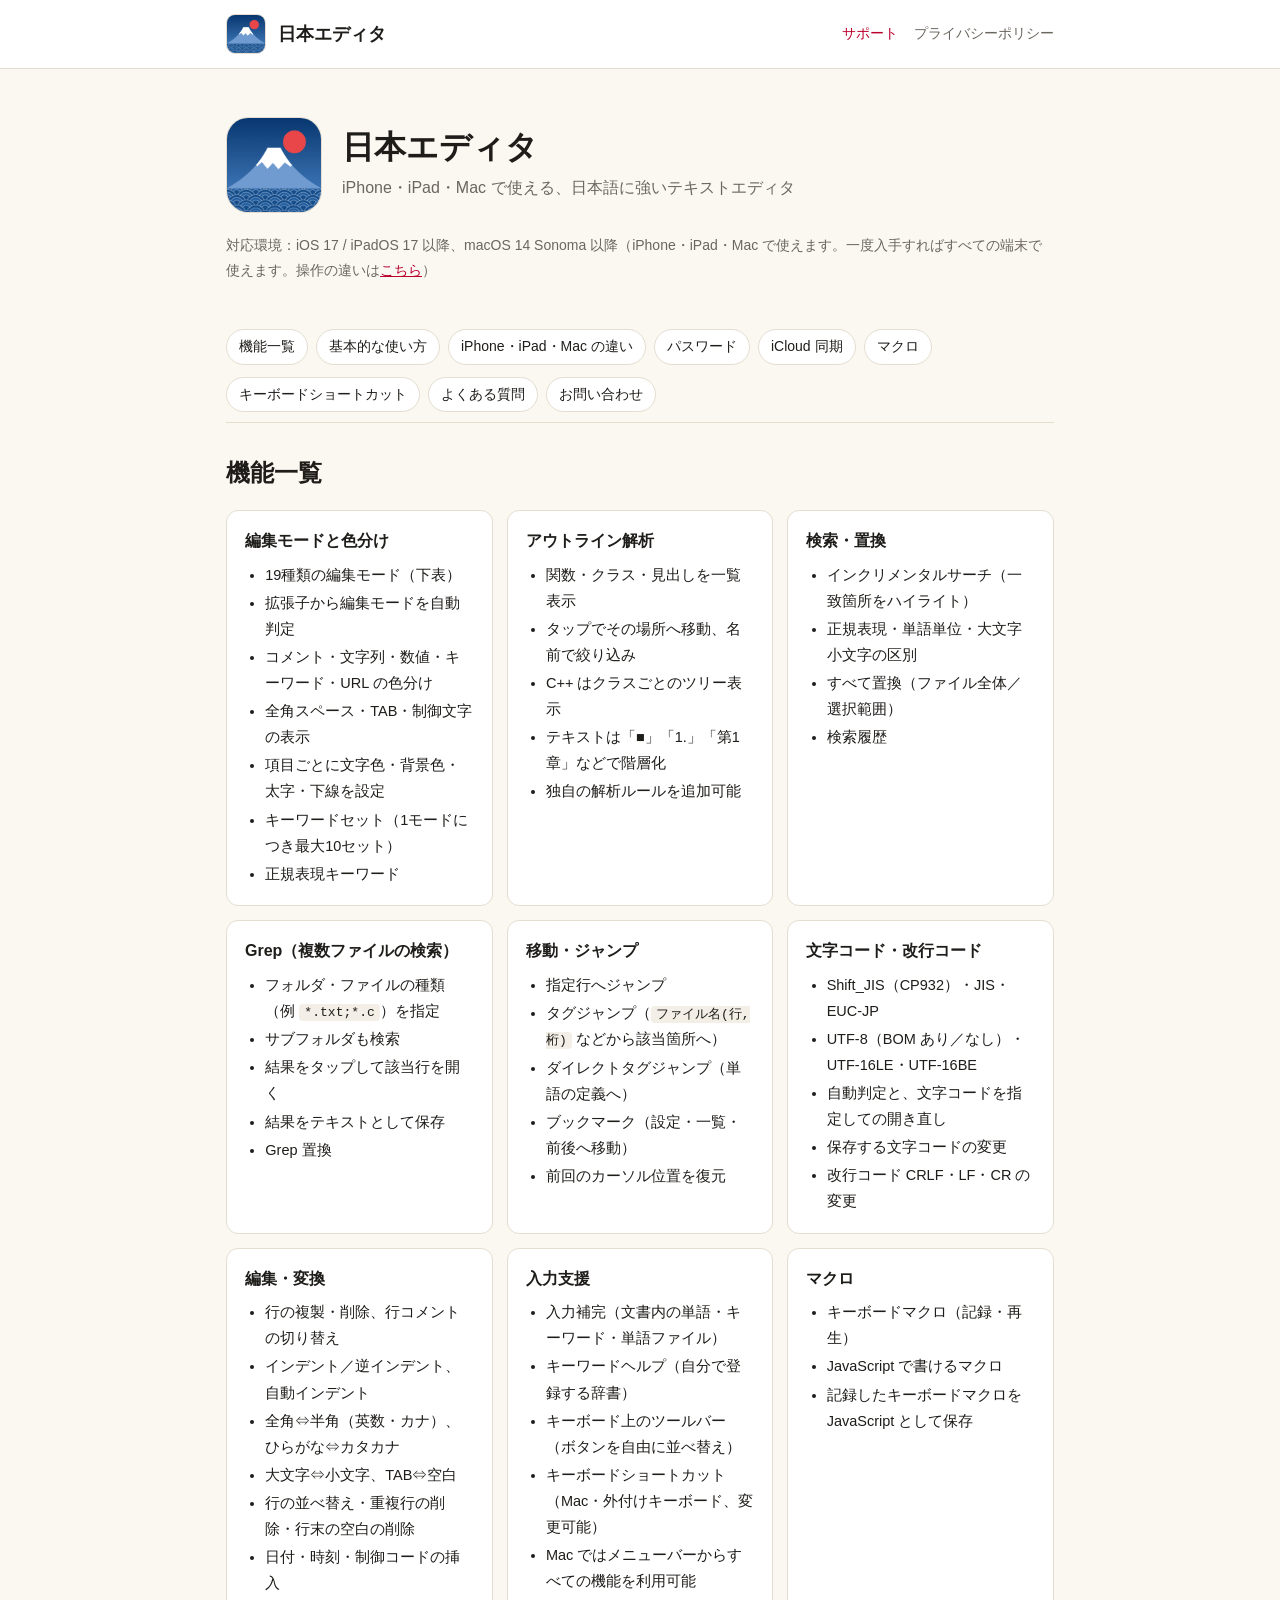
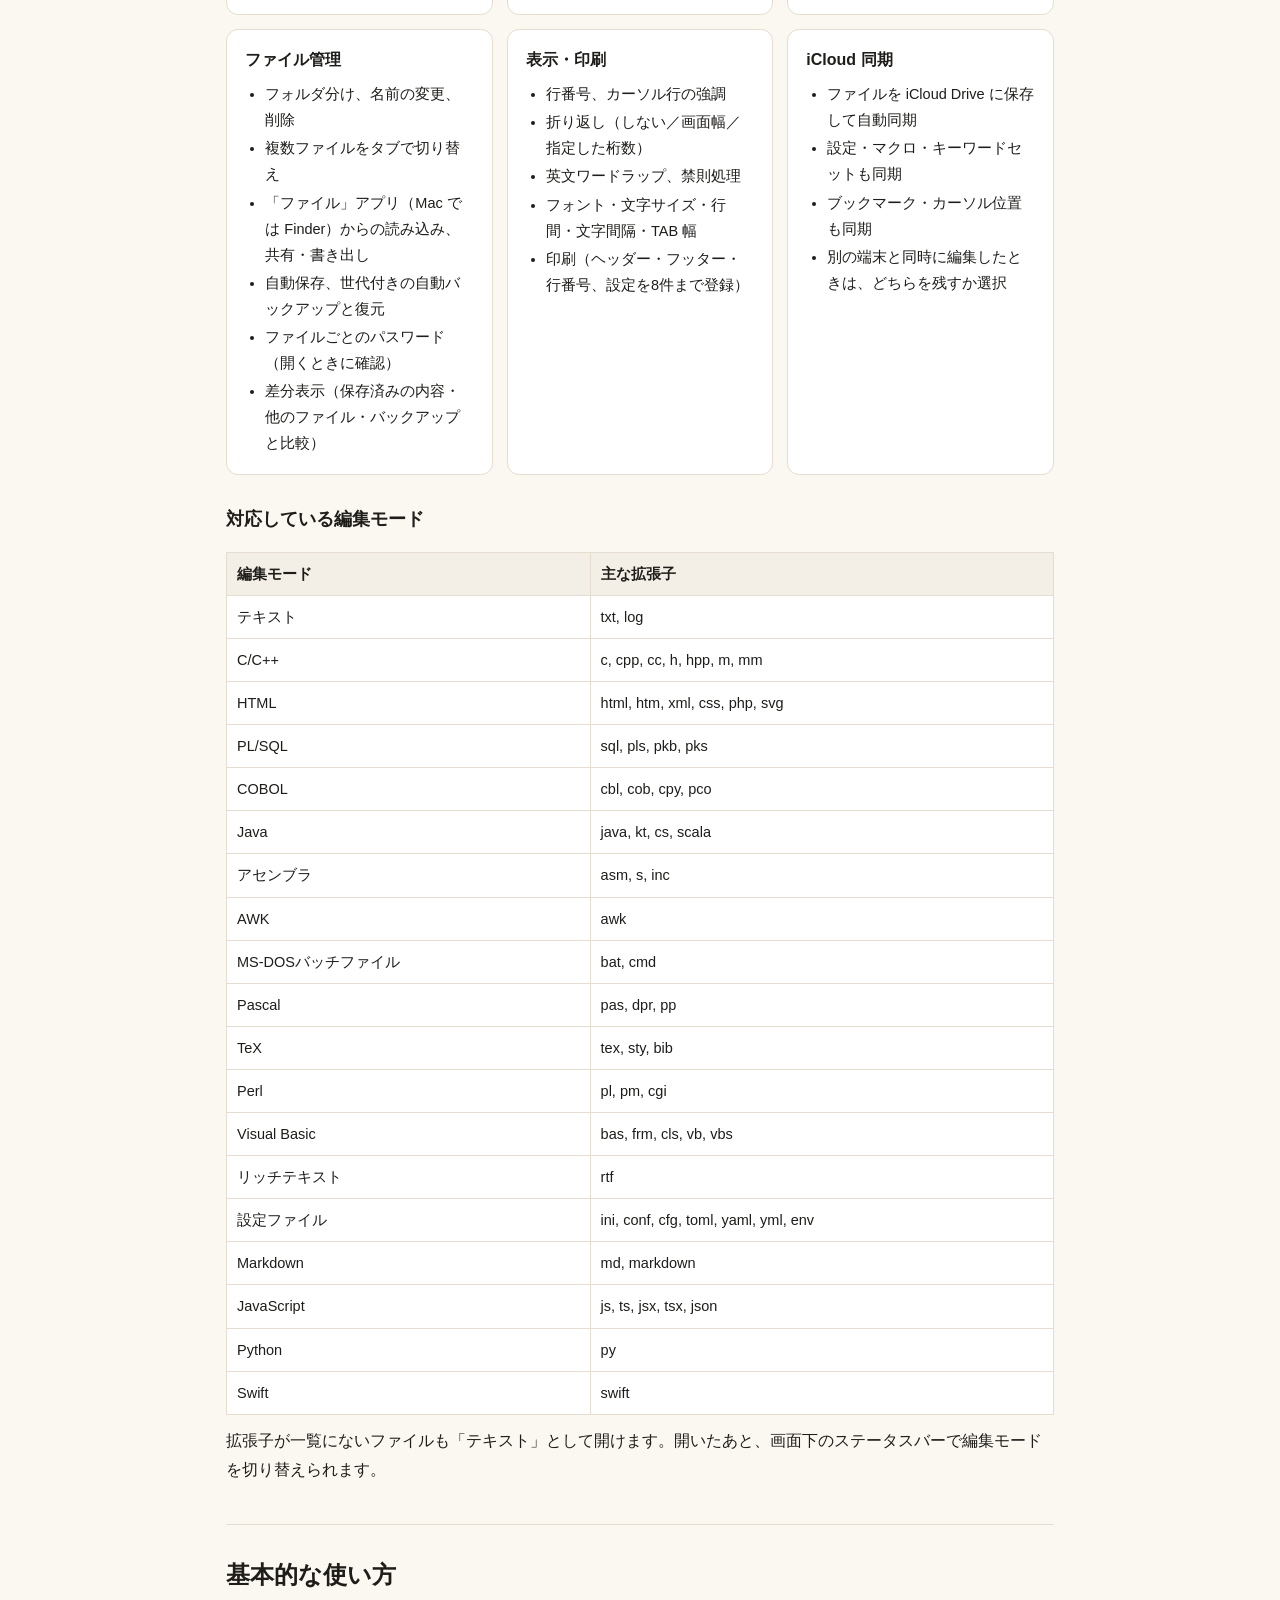
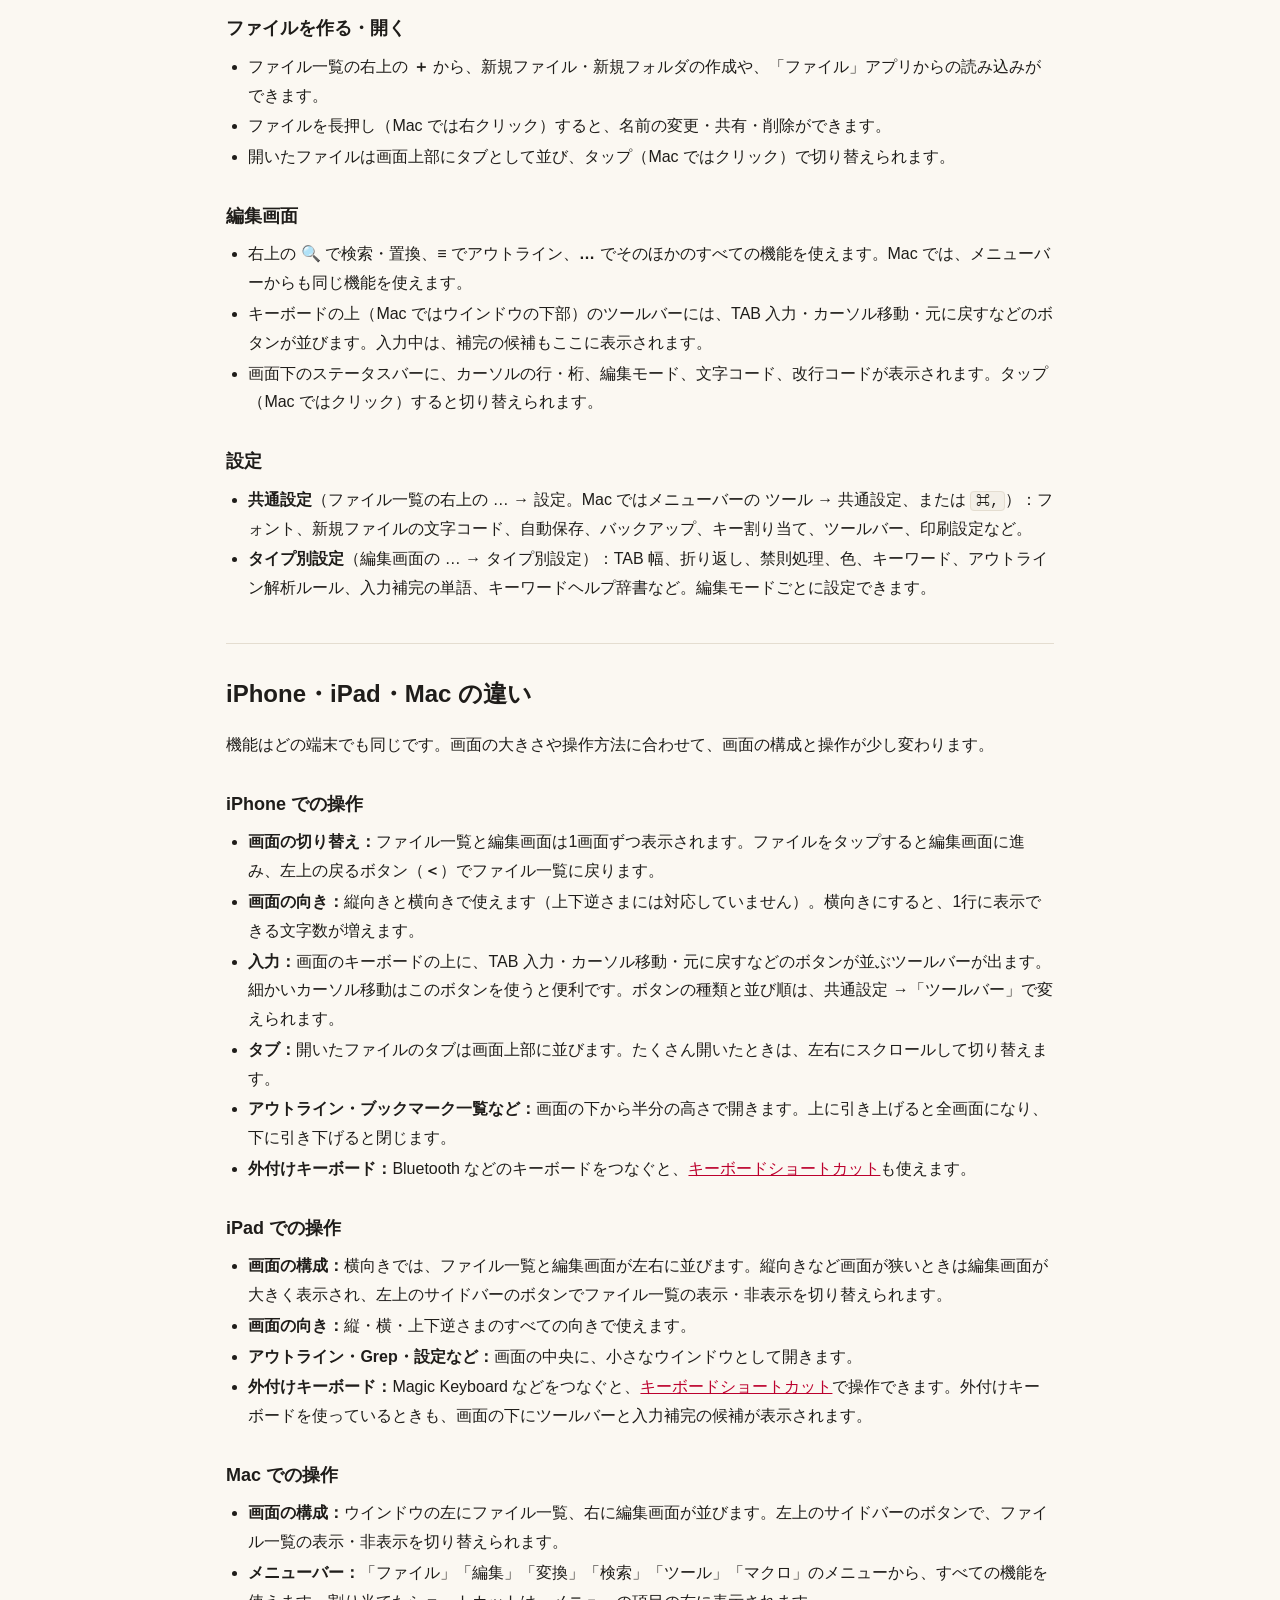
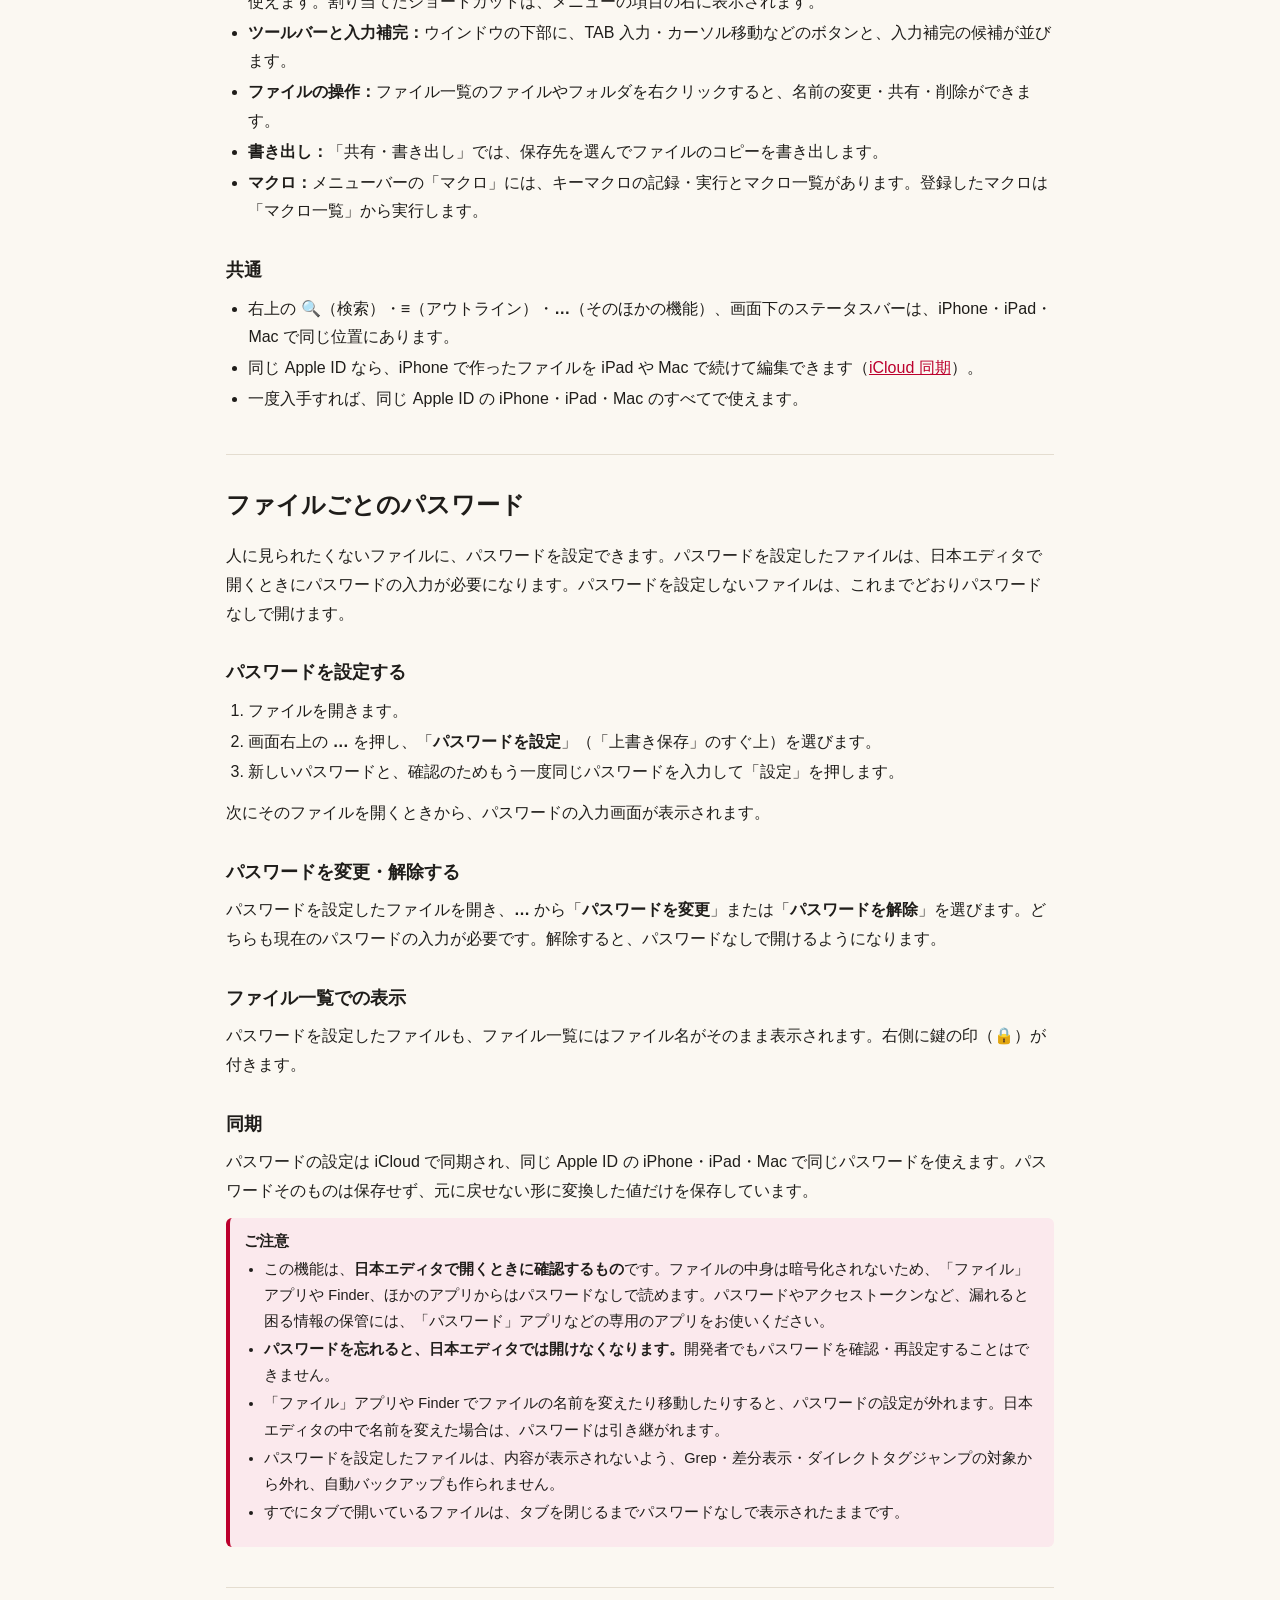
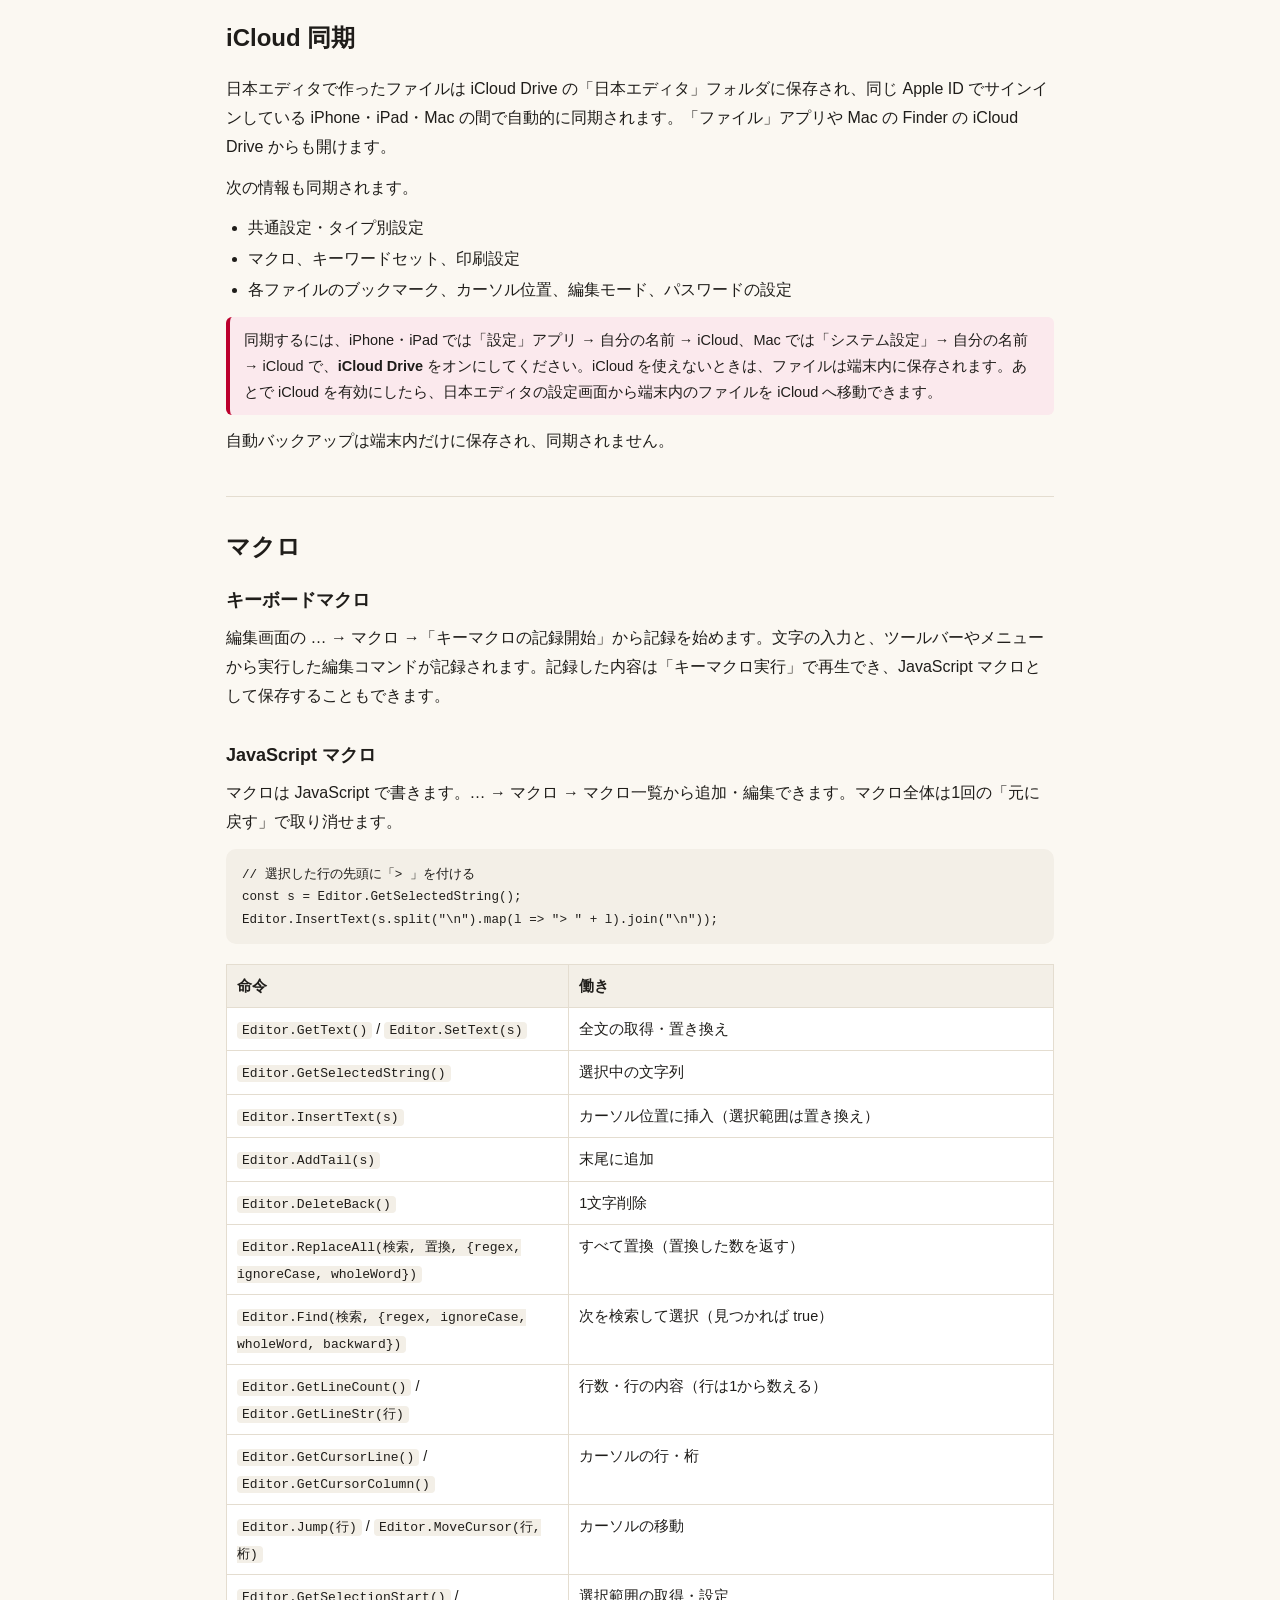
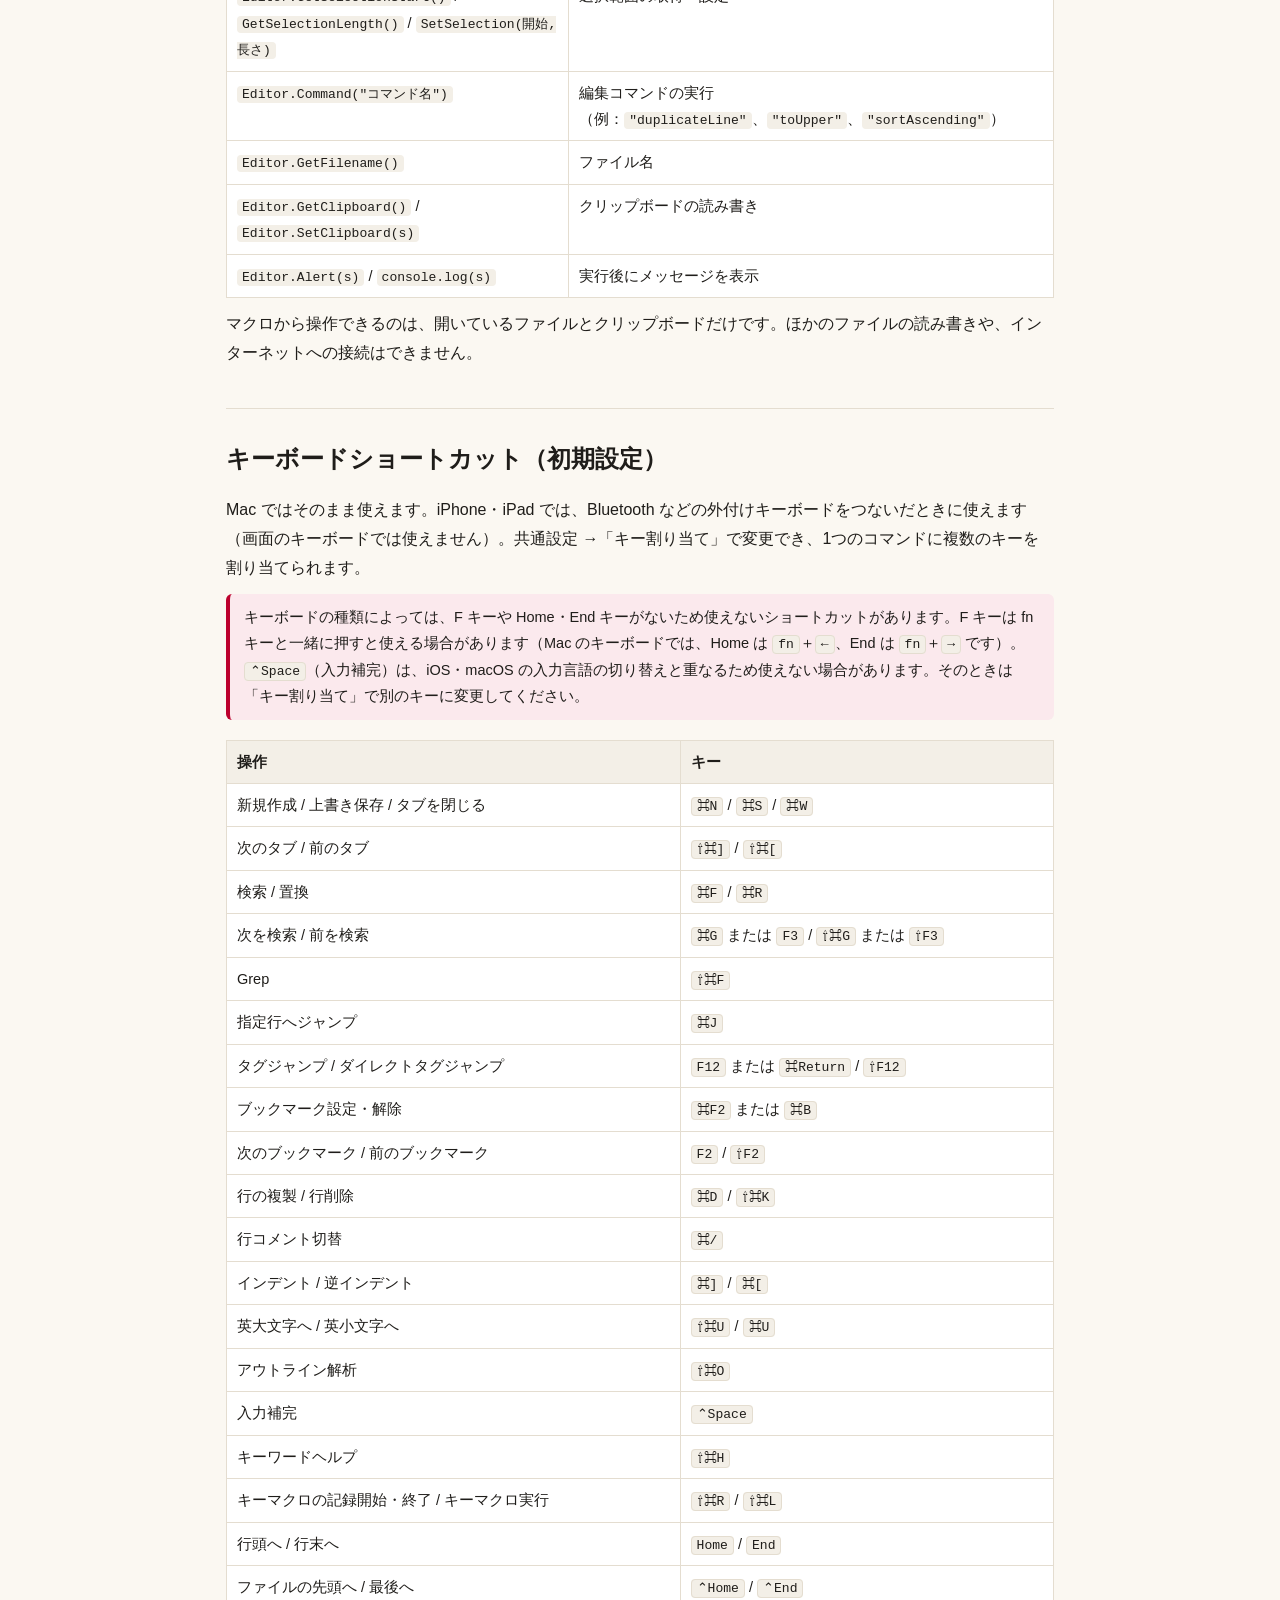
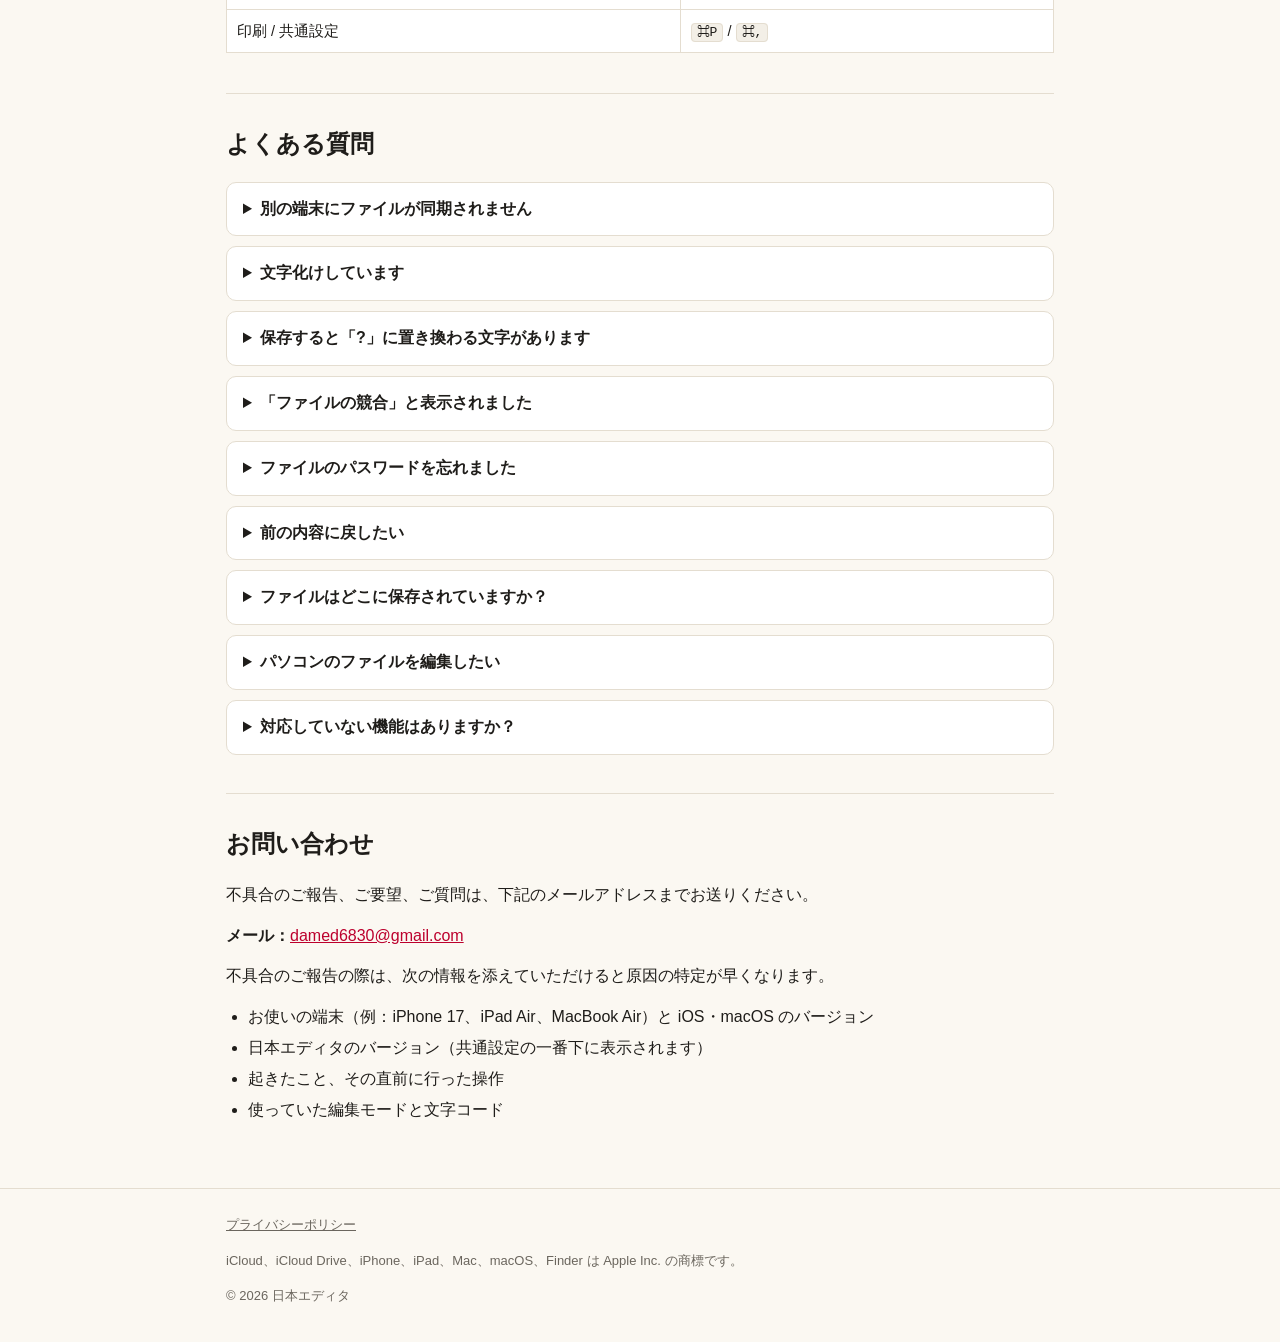
<file: index.html>
<!doctype html>
<html lang="ja">
<head>
<meta charset="utf-8">
<meta name="viewport" content="width=device-width, initial-scale=1">
<title>日本エディタ サポート</title>
<meta name="description" content="iPhone・iPad・Mac 用テキストエディタ「日本エディタ」のサポートページです。機能一覧、使い方、よくある質問、お問い合わせ先を掲載しています。">
<link rel="icon" type="image/png" href="icon.png?v=2">
<link rel="apple-touch-icon" href="icon.png?v=2">
<link rel="stylesheet" href="style.css">
</head>
<body>

<header class="site">
  <div class="wrap">
    <img src="icon.png" alt="">
    <span class="name">日本エディタ</span>
    <nav>
      <a href="index.html" aria-current="page">サポート</a>
      <a href="privacy.html">プライバシーポリシー</a>
    </nav>
  </div>
</header>

<div class="wrap">
  <div class="hero">
    <div class="app">
      <img src="icon.png" alt="日本エディタのアイコン">
      <div>
        <h1>日本エディタ</h1>
        <p class="lead">iPhone・iPad・Mac で使える、日本語に強いテキストエディタ</p>
      </div>
    </div>
    <p class="req">対応環境：iOS 17 / iPadOS 17 以降、macOS 14 Sonoma 以降（iPhone・iPad・Mac で使えます。一度入手すればすべての端末で使えます。操作の違いは<a href="#devices">こちら</a>）</p>
  </div>

  <ul class="toc">
    <li><a href="#features">機能一覧</a></li>
    <li><a href="#start">基本的な使い方</a></li>
    <li><a href="#devices">iPhone・iPad・Mac の違い</a></li>
    <li><a href="#password">パスワード</a></li>
    <li><a href="#sync">iCloud 同期</a></li>
    <li><a href="#macro">マクロ</a></li>
    <li><a href="#keys">キーボードショートカット</a></li>
    <li><a href="#faq">よくある質問</a></li>
    <li><a href="#contact">お問い合わせ</a></li>
  </ul>

<main>

<!-- ===================== 機能一覧 ===================== -->
<section id="features">
  <h2>機能一覧</h2>

  <div class="grid">
    <div class="card">
      <h3>編集モードと色分け</h3>
      <ul>
        <li>19種類の編集モード（下表）</li>
        <li>拡張子から編集モードを自動判定</li>
        <li>コメント・文字列・数値・キーワード・URL の色分け</li>
        <li>全角スペース・TAB・制御文字の表示</li>
        <li>項目ごとに文字色・背景色・太字・下線を設定</li>
        <li>キーワードセット（1モードにつき最大10セット）</li>
        <li>正規表現キーワード</li>
      </ul>
    </div>
    <div class="card">
      <h3>アウトライン解析</h3>
      <ul>
        <li>関数・クラス・見出しを一覧表示</li>
        <li>タップでその場所へ移動、名前で絞り込み</li>
        <li>C++ はクラスごとのツリー表示</li>
        <li>テキストは「■」「1.」「第1章」などで階層化</li>
        <li>独自の解析ルールを追加可能</li>
      </ul>
    </div>
    <div class="card">
      <h3>検索・置換</h3>
      <ul>
        <li>インクリメンタルサーチ（一致箇所をハイライト）</li>
        <li>正規表現・単語単位・大文字小文字の区別</li>
        <li>すべて置換（ファイル全体／選択範囲）</li>
        <li>検索履歴</li>
      </ul>
    </div>
    <div class="card">
      <h3>Grep（複数ファイルの検索）</h3>
      <ul>
        <li>フォルダ・ファイルの種類（例 <code>*.txt;*.c</code>）を指定</li>
        <li>サブフォルダも検索</li>
        <li>結果をタップして該当行を開く</li>
        <li>結果をテキストとして保存</li>
        <li>Grep 置換</li>
      </ul>
    </div>
    <div class="card">
      <h3>移動・ジャンプ</h3>
      <ul>
        <li>指定行へジャンプ</li>
        <li>タグジャンプ（<code>ファイル名(行,桁)</code> などから該当箇所へ）</li>
        <li>ダイレクトタグジャンプ（単語の定義へ）</li>
        <li>ブックマーク（設定・一覧・前後へ移動）</li>
        <li>前回のカーソル位置を復元</li>
      </ul>
    </div>
    <div class="card">
      <h3>文字コード・改行コード</h3>
      <ul>
        <li>Shift_JIS（CP932）・JIS・EUC-JP</li>
        <li>UTF-8（BOM あり／なし）・UTF-16LE・UTF-16BE</li>
        <li>自動判定と、文字コードを指定しての開き直し</li>
        <li>保存する文字コードの変更</li>
        <li>改行コード CRLF・LF・CR の変更</li>
      </ul>
    </div>
    <div class="card">
      <h3>編集・変換</h3>
      <ul>
        <li>行の複製・削除、行コメントの切り替え</li>
        <li>インデント／逆インデント、自動インデント</li>
        <li>全角⇔半角（英数・カナ）、ひらがな⇔カタカナ</li>
        <li>大文字⇔小文字、TAB⇔空白</li>
        <li>行の並べ替え・重複行の削除・行末の空白の削除</li>
        <li>日付・時刻・制御コードの挿入</li>
      </ul>
    </div>
    <div class="card">
      <h3>入力支援</h3>
      <ul>
        <li>入力補完（文書内の単語・キーワード・単語ファイル）</li>
        <li>キーワードヘルプ（自分で登録する辞書）</li>
        <li>キーボード上のツールバー（ボタンを自由に並べ替え）</li>
        <li>キーボードショートカット（Mac・外付けキーボード、変更可能）</li>
        <li>Mac ではメニューバーからすべての機能を利用可能</li>
      </ul>
    </div>
    <div class="card">
      <h3>マクロ</h3>
      <ul>
        <li>キーボードマクロ（記録・再生）</li>
        <li>JavaScript で書けるマクロ</li>
        <li>記録したキーボードマクロを JavaScript として保存</li>
      </ul>
    </div>
    <div class="card">
      <h3>ファイル管理</h3>
      <ul>
        <li>フォルダ分け、名前の変更、削除</li>
        <li>複数ファイルをタブで切り替え</li>
        <li>「ファイル」アプリ（Mac では Finder）からの読み込み、共有・書き出し</li>
        <li>自動保存、世代付きの自動バックアップと復元</li>
        <li>ファイルごとのパスワード（開くときに確認）</li>
        <li>差分表示（保存済みの内容・他のファイル・バックアップと比較）</li>
      </ul>
    </div>
    <div class="card">
      <h3>表示・印刷</h3>
      <ul>
        <li>行番号、カーソル行の強調</li>
        <li>折り返し（しない／画面幅／指定した桁数）</li>
        <li>英文ワードラップ、禁則処理</li>
        <li>フォント・文字サイズ・行間・文字間隔・TAB 幅</li>
        <li>印刷（ヘッダー・フッター・行番号、設定を8件まで登録）</li>
      </ul>
    </div>
    <div class="card">
      <h3>iCloud 同期</h3>
      <ul>
        <li>ファイルを iCloud Drive に保存して自動同期</li>
        <li>設定・マクロ・キーワードセットも同期</li>
        <li>ブックマーク・カーソル位置も同期</li>
        <li>別の端末と同時に編集したときは、どちらを残すか選択</li>
      </ul>
    </div>
  </div>

  <h3>対応している編集モード</h3>
  <div class="table-scroll">
  <table>
    <thead><tr><th>編集モード</th><th>主な拡張子</th></tr></thead>
    <tbody>
      <tr><td>テキスト</td><td>txt, log</td></tr>
      <tr><td>C/C++</td><td>c, cpp, cc, h, hpp, m, mm</td></tr>
      <tr><td>HTML</td><td>html, htm, xml, css, php, svg</td></tr>
      <tr><td>PL/SQL</td><td>sql, pls, pkb, pks</td></tr>
      <tr><td>COBOL</td><td>cbl, cob, cpy, pco</td></tr>
      <tr><td>Java</td><td>java, kt, cs, scala</td></tr>
      <tr><td>アセンブラ</td><td>asm, s, inc</td></tr>
      <tr><td>AWK</td><td>awk</td></tr>
      <tr><td>MS-DOSバッチファイル</td><td>bat, cmd</td></tr>
      <tr><td>Pascal</td><td>pas, dpr, pp</td></tr>
      <tr><td>TeX</td><td>tex, sty, bib</td></tr>
      <tr><td>Perl</td><td>pl, pm, cgi</td></tr>
      <tr><td>Visual Basic</td><td>bas, frm, cls, vb, vbs</td></tr>
      <tr><td>リッチテキスト</td><td>rtf</td></tr>
      <tr><td>設定ファイル</td><td>ini, conf, cfg, toml, yaml, yml, env</td></tr>
      <tr><td>Markdown</td><td>md, markdown</td></tr>
      <tr><td>JavaScript</td><td>js, ts, jsx, tsx, json</td></tr>
      <tr><td>Python</td><td>py</td></tr>
      <tr><td>Swift</td><td>swift</td></tr>
    </tbody>
  </table>
  </div>
  <p>拡張子が一覧にないファイルも「テキスト」として開けます。開いたあと、画面下のステータスバーで編集モードを切り替えられます。</p>
</section>

<!-- ===================== 基本的な使い方 ===================== -->
<section id="start">
  <h2>基本的な使い方</h2>

  <h3>ファイルを作る・開く</h3>
  <ul>
    <li>ファイル一覧の右上の <strong>＋</strong> から、新規ファイル・新規フォルダの作成や、「ファイル」アプリからの読み込みができます。</li>
    <li>ファイルを長押し（Mac では右クリック）すると、名前の変更・共有・削除ができます。</li>
    <li>開いたファイルは画面上部にタブとして並び、タップ（Mac ではクリック）で切り替えられます。</li>
  </ul>

  <h3>編集画面</h3>
  <ul>
    <li>右上の <strong>🔍</strong> で検索・置換、<strong>≡</strong> でアウトライン、<strong>…</strong> でそのほかのすべての機能を使えます。Mac では、メニューバーからも同じ機能を使えます。</li>
    <li>キーボードの上（Mac ではウインドウの下部）のツールバーには、TAB 入力・カーソル移動・元に戻すなどのボタンが並びます。入力中は、補完の候補もここに表示されます。</li>
    <li>画面下のステータスバーに、カーソルの行・桁、編集モード、文字コード、改行コードが表示されます。タップ（Mac ではクリック）すると切り替えられます。</li>
  </ul>

  <h3>設定</h3>
  <ul>
    <li><strong>共通設定</strong>（ファイル一覧の右上の … → 設定。Mac ではメニューバーの ツール → 共通設定、または <kbd>⌘,</kbd>）：フォント、新規ファイルの文字コード、自動保存、バックアップ、キー割り当て、ツールバー、印刷設定など。</li>
    <li><strong>タイプ別設定</strong>（編集画面の … → タイプ別設定）：TAB 幅、折り返し、禁則処理、色、キーワード、アウトライン解析ルール、入力補完の単語、キーワードヘルプ辞書など。編集モードごとに設定できます。</li>
  </ul>
</section>

<!-- ===================== iPhone・iPad・Mac の違い ===================== -->
<section id="devices">
  <h2>iPhone・iPad・Mac の違い</h2>
  <p>機能はどの端末でも同じです。画面の大きさや操作方法に合わせて、画面の構成と操作が少し変わります。</p>

  <h3>iPhone での操作</h3>
  <ul>
    <li><strong>画面の切り替え：</strong>ファイル一覧と編集画面は1画面ずつ表示されます。ファイルをタップすると編集画面に進み、左上の戻るボタン（<strong>＜</strong>）でファイル一覧に戻ります。</li>
    <li><strong>画面の向き：</strong>縦向きと横向きで使えます（上下逆さまには対応していません）。横向きにすると、1行に表示できる文字数が増えます。</li>
    <li><strong>入力：</strong>画面のキーボードの上に、TAB 入力・カーソル移動・元に戻すなどのボタンが並ぶツールバーが出ます。細かいカーソル移動はこのボタンを使うと便利です。ボタンの種類と並び順は、共通設定 →「ツールバー」で変えられます。</li>
    <li><strong>タブ：</strong>開いたファイルのタブは画面上部に並びます。たくさん開いたときは、左右にスクロールして切り替えます。</li>
    <li><strong>アウトライン・ブックマーク一覧など：</strong>画面の下から半分の高さで開きます。上に引き上げると全画面になり、下に引き下げると閉じます。</li>
    <li><strong>外付けキーボード：</strong>Bluetooth などのキーボードをつなぐと、<a href="#keys">キーボードショートカット</a>も使えます。</li>
  </ul>

  <h3>iPad での操作</h3>
  <ul>
    <li><strong>画面の構成：</strong>横向きでは、ファイル一覧と編集画面が左右に並びます。縦向きなど画面が狭いときは編集画面が大きく表示され、左上のサイドバーのボタンでファイル一覧の表示・非表示を切り替えられます。</li>
    <li><strong>画面の向き：</strong>縦・横・上下逆さまのすべての向きで使えます。</li>
    <li><strong>アウトライン・Grep・設定など：</strong>画面の中央に、小さなウインドウとして開きます。</li>
    <li><strong>外付けキーボード：</strong>Magic Keyboard などをつなぐと、<a href="#keys">キーボードショートカット</a>で操作できます。外付けキーボードを使っているときも、画面の下にツールバーと入力補完の候補が表示されます。</li>
  </ul>

  <h3>Mac での操作</h3>
  <ul>
    <li><strong>画面の構成：</strong>ウインドウの左にファイル一覧、右に編集画面が並びます。左上のサイドバーのボタンで、ファイル一覧の表示・非表示を切り替えられます。</li>
    <li><strong>メニューバー：</strong>「ファイル」「編集」「変換」「検索」「ツール」「マクロ」のメニューから、すべての機能を使えます。割り当てたショートカットは、メニューの項目の右に表示されます。</li>
    <li><strong>ツールバーと入力補完：</strong>ウインドウの下部に、TAB 入力・カーソル移動などのボタンと、入力補完の候補が並びます。</li>
    <li><strong>ファイルの操作：</strong>ファイル一覧のファイルやフォルダを右クリックすると、名前の変更・共有・削除ができます。</li>
    <li><strong>書き出し：</strong>「共有・書き出し」では、保存先を選んでファイルのコピーを書き出します。</li>
    <li><strong>マクロ：</strong>メニューバーの「マクロ」には、キーマクロの記録・実行とマクロ一覧があります。登録したマクロは「マクロ一覧」から実行します。</li>
  </ul>

  <h3>共通</h3>
  <ul>
    <li>右上の <strong>🔍</strong>（検索）・<strong>≡</strong>（アウトライン）・<strong>…</strong>（そのほかの機能）、画面下のステータスバーは、iPhone・iPad・Mac で同じ位置にあります。</li>
    <li>同じ Apple ID なら、iPhone で作ったファイルを iPad や Mac で続けて編集できます（<a href="#sync">iCloud 同期</a>）。</li>
    <li>一度入手すれば、同じ Apple ID の iPhone・iPad・Mac のすべてで使えます。</li>
  </ul>
</section>

<!-- ===================== パスワード ===================== -->
<section id="password">
  <h2>ファイルごとのパスワード</h2>
  <p>人に見られたくないファイルに、パスワードを設定できます。パスワードを設定したファイルは、日本エディタで開くときにパスワードの入力が必要になります。パスワードを設定しないファイルは、これまでどおりパスワードなしで開けます。</p>

  <h3>パスワードを設定する</h3>
  <ol>
    <li>ファイルを開きます。</li>
    <li>画面右上の <strong>…</strong> を押し、「<strong>パスワードを設定</strong>」（「上書き保存」のすぐ上）を選びます。</li>
    <li>新しいパスワードと、確認のためもう一度同じパスワードを入力して「設定」を押します。</li>
  </ol>
  <p>次にそのファイルを開くときから、パスワードの入力画面が表示されます。</p>

  <h3>パスワードを変更・解除する</h3>
  <p>パスワードを設定したファイルを開き、<strong>…</strong> から「<strong>パスワードを変更</strong>」または「<strong>パスワードを解除</strong>」を選びます。どちらも現在のパスワードの入力が必要です。解除すると、パスワードなしで開けるようになります。</p>

  <h3>ファイル一覧での表示</h3>
  <p>パスワードを設定したファイルも、ファイル一覧にはファイル名がそのまま表示されます。右側に鍵の印（🔒）が付きます。</p>

  <h3>同期</h3>
  <p>パスワードの設定は iCloud で同期され、同じ Apple ID の iPhone・iPad・Mac で同じパスワードを使えます。パスワードそのものは保存せず、元に戻せない形に変換した値だけを保存しています。</p>

  <div class="note">
    <strong>ご注意</strong>
    <ul>
      <li>この機能は、<strong>日本エディタで開くときに確認するもの</strong>です。ファイルの中身は暗号化されないため、「ファイル」アプリや Finder、ほかのアプリからはパスワードなしで読めます。パスワードやアクセストークンなど、漏れると困る情報の保管には、「パスワード」アプリなどの専用のアプリをお使いください。</li>
      <li><strong>パスワードを忘れると、日本エディタでは開けなくなります。</strong>開発者でもパスワードを確認・再設定することはできません。</li>
      <li>「ファイル」アプリや Finder でファイルの名前を変えたり移動したりすると、パスワードの設定が外れます。日本エディタの中で名前を変えた場合は、パスワードは引き継がれます。</li>
      <li>パスワードを設定したファイルは、内容が表示されないよう、Grep・差分表示・ダイレクトタグジャンプの対象から外れ、自動バックアップも作られません。</li>
      <li>すでにタブで開いているファイルは、タブを閉じるまでパスワードなしで表示されたままです。</li>
    </ul>
  </div>
</section>

<!-- ===================== iCloud 同期 ===================== -->
<section id="sync">
  <h2>iCloud 同期</h2>
  <p>日本エディタで作ったファイルは iCloud Drive の「日本エディタ」フォルダに保存され、同じ Apple ID でサインインしている iPhone・iPad・Mac の間で自動的に同期されます。「ファイル」アプリや Mac の Finder の iCloud Drive からも開けます。</p>
  <p>次の情報も同期されます。</p>
  <ul>
    <li>共通設定・タイプ別設定</li>
    <li>マクロ、キーワードセット、印刷設定</li>
    <li>各ファイルのブックマーク、カーソル位置、編集モード、パスワードの設定</li>
  </ul>
  <div class="note">
    同期するには、iPhone・iPad では「設定」アプリ → 自分の名前 → iCloud、Mac では「システム設定」→ 自分の名前 → iCloud で、<strong>iCloud Drive</strong> をオンにしてください。iCloud を使えないときは、ファイルは端末内に保存されます。あとで iCloud を有効にしたら、日本エディタの設定画面から端末内のファイルを iCloud へ移動できます。
  </div>
  <p>自動バックアップは端末内だけに保存され、同期されません。</p>
</section>

<!-- ===================== マクロ ===================== -->
<section id="macro">
  <h2>マクロ</h2>
  <h3>キーボードマクロ</h3>
  <p>編集画面の … → マクロ →「キーマクロの記録開始」から記録を始めます。文字の入力と、ツールバーやメニューから実行した編集コマンドが記録されます。記録した内容は「キーマクロ実行」で再生でき、JavaScript マクロとして保存することもできます。</p>

  <h3>JavaScript マクロ</h3>
  <p>マクロは JavaScript で書きます。… → マクロ → マクロ一覧から追加・編集できます。マクロ全体は1回の「元に戻す」で取り消せます。</p>
<pre><code>// 選択した行の先頭に「&gt; 」を付ける
const s = Editor.GetSelectedString();
Editor.InsertText(s.split("\n").map(l =&gt; "&gt; " + l).join("\n"));</code></pre>

  <div class="table-scroll">
  <table>
    <thead><tr><th>命令</th><th>働き</th></tr></thead>
    <tbody>
      <tr><td><code>Editor.GetText()</code> / <code>Editor.SetText(s)</code></td><td>全文の取得・置き換え</td></tr>
      <tr><td><code>Editor.GetSelectedString()</code></td><td>選択中の文字列</td></tr>
      <tr><td><code>Editor.InsertText(s)</code></td><td>カーソル位置に挿入（選択範囲は置き換え）</td></tr>
      <tr><td><code>Editor.AddTail(s)</code></td><td>末尾に追加</td></tr>
      <tr><td><code>Editor.DeleteBack()</code></td><td>1文字削除</td></tr>
      <tr><td><code>Editor.ReplaceAll(検索, 置換, {regex, ignoreCase, wholeWord})</code></td><td>すべて置換（置換した数を返す）</td></tr>
      <tr><td><code>Editor.Find(検索, {regex, ignoreCase, wholeWord, backward})</code></td><td>次を検索して選択（見つかれば true）</td></tr>
      <tr><td><code>Editor.GetLineCount()</code> / <code>Editor.GetLineStr(行)</code></td><td>行数・行の内容（行は1から数える）</td></tr>
      <tr><td><code>Editor.GetCursorLine()</code> / <code>Editor.GetCursorColumn()</code></td><td>カーソルの行・桁</td></tr>
      <tr><td><code>Editor.Jump(行)</code> / <code>Editor.MoveCursor(行, 桁)</code></td><td>カーソルの移動</td></tr>
      <tr><td><code>Editor.GetSelectionStart()</code> / <code>GetSelectionLength()</code> / <code>SetSelection(開始, 長さ)</code></td><td>選択範囲の取得・設定</td></tr>
      <tr><td><code>Editor.Command("コマンド名")</code></td><td>編集コマンドの実行（例：<code>"duplicateLine"</code>、<code>"toUpper"</code>、<code>"sortAscending"</code>）</td></tr>
      <tr><td><code>Editor.GetFilename()</code></td><td>ファイル名</td></tr>
      <tr><td><code>Editor.GetClipboard()</code> / <code>Editor.SetClipboard(s)</code></td><td>クリップボードの読み書き</td></tr>
      <tr><td><code>Editor.Alert(s)</code> / <code>console.log(s)</code></td><td>実行後にメッセージを表示</td></tr>
    </tbody>
  </table>
  </div>
  <p>マクロから操作できるのは、開いているファイルとクリップボードだけです。ほかのファイルの読み書きや、インターネットへの接続はできません。</p>
</section>

<!-- ===================== ショートカット ===================== -->
<section id="keys">
  <h2>キーボードショートカット（初期設定）</h2>
  <p>Mac ではそのまま使えます。iPhone・iPad では、Bluetooth などの外付けキーボードをつないだときに使えます（画面のキーボードでは使えません）。共通設定 →「キー割り当て」で変更でき、1つのコマンドに複数のキーを割り当てられます。</p>
  <div class="note">
    キーボードの種類によっては、F キーや Home・End キーがないため使えないショートカットがあります。F キーは fn キーと一緒に押すと使える場合があります（Mac のキーボードでは、Home は <kbd>fn</kbd>＋<kbd>←</kbd>、End は <kbd>fn</kbd>＋<kbd>→</kbd> です）。<br>
    <kbd>⌃Space</kbd>（入力補完）は、iOS・macOS の入力言語の切り替えと重なるため使えない場合があります。そのときは「キー割り当て」で別のキーに変更してください。
  </div>
  <div class="table-scroll">
  <table>
    <thead><tr><th>操作</th><th>キー</th></tr></thead>
    <tbody>
      <tr><td>新規作成 / 上書き保存 / タブを閉じる</td><td><kbd>⌘N</kbd> / <kbd>⌘S</kbd> / <kbd>⌘W</kbd></td></tr>
      <tr><td>次のタブ / 前のタブ</td><td><kbd>⇧⌘]</kbd> / <kbd>⇧⌘[</kbd></td></tr>
      <tr><td>検索 / 置換</td><td><kbd>⌘F</kbd> / <kbd>⌘R</kbd></td></tr>
      <tr><td>次を検索 / 前を検索</td><td><kbd>⌘G</kbd> または <kbd>F3</kbd> / <kbd>⇧⌘G</kbd> または <kbd>⇧F3</kbd></td></tr>
      <tr><td>Grep</td><td><kbd>⇧⌘F</kbd></td></tr>
      <tr><td>指定行へジャンプ</td><td><kbd>⌘J</kbd></td></tr>
      <tr><td>タグジャンプ / ダイレクトタグジャンプ</td><td><kbd>F12</kbd> または <kbd>⌘Return</kbd> / <kbd>⇧F12</kbd></td></tr>
      <tr><td>ブックマーク設定・解除</td><td><kbd>⌘F2</kbd> または <kbd>⌘B</kbd></td></tr>
      <tr><td>次のブックマーク / 前のブックマーク</td><td><kbd>F2</kbd> / <kbd>⇧F2</kbd></td></tr>
      <tr><td>行の複製 / 行削除</td><td><kbd>⌘D</kbd> / <kbd>⇧⌘K</kbd></td></tr>
      <tr><td>行コメント切替</td><td><kbd>⌘/</kbd></td></tr>
      <tr><td>インデント / 逆インデント</td><td><kbd>⌘]</kbd> / <kbd>⌘[</kbd></td></tr>
      <tr><td>英大文字へ / 英小文字へ</td><td><kbd>⇧⌘U</kbd> / <kbd>⌘U</kbd></td></tr>
      <tr><td>アウトライン解析</td><td><kbd>⇧⌘O</kbd></td></tr>
      <tr><td>入力補完</td><td><kbd>⌃Space</kbd></td></tr>
      <tr><td>キーワードヘルプ</td><td><kbd>⇧⌘H</kbd></td></tr>
      <tr><td>キーマクロの記録開始・終了 / キーマクロ実行</td><td><kbd>⇧⌘R</kbd> / <kbd>⇧⌘L</kbd></td></tr>
      <tr><td>行頭へ / 行末へ</td><td><kbd>Home</kbd> / <kbd>End</kbd></td></tr>
      <tr><td>ファイルの先頭へ / 最後へ</td><td><kbd>⌃Home</kbd> / <kbd>⌃End</kbd></td></tr>
      <tr><td>印刷 / 共通設定</td><td><kbd>⌘P</kbd> / <kbd>⌘,</kbd></td></tr>
    </tbody>
  </table>
  </div>
</section>

<!-- ===================== FAQ ===================== -->
<section id="faq">
  <h2>よくある質問</h2>

  <details>
    <summary>別の端末にファイルが同期されません</summary>
    <p>次の点を確認してください。</p>
    <ul>
      <li>両方の端末が同じ Apple ID でサインインしていること</li>
      <li>iCloud Drive がオンになっていること（iPhone・iPad は「設定」アプリ、Mac は「システム設定」→ 自分の名前 → iCloud）</li>
      <li>ネットワークにつながっていること。また、iCloud の空き容量が足りていること</li>
    </ul>
    <p>ファイル一覧の上部に「iCloud で同期中」と表示されていれば、iCloud を使っています。「この端末のみに保存」と表示されているときは、iCloud を使えない状態です。同期には数分かかることがあります。</p>
  </details>

  <details>
    <summary>文字化けしています</summary>
    <p>編集画面の …（Mac ではメニューバーの「ファイル」）→「文字コードを指定して開き直す」で、正しい文字コード（Shift_JIS、EUC-JP など）を選んでください。画面下のステータスバーの文字コード表示をタップしても選べます。</p>
  </details>

  <details>
    <summary>保存すると「?」に置き換わる文字があります</summary>
    <p>保存する文字コードで表せない文字（例：Shift_JIS のファイルに入れた絵文字）は「?」に置き換わります。ステータスバーの文字コード表示をタップして、保存する文字コードを UTF-8 などに変更してください。</p>
  </details>

  <details>
    <summary>「ファイルの競合」と表示されました</summary>
    <p>同じファイルを複数の端末でほぼ同時に編集すると表示されます。「この端末の内容を残す」か「他の端末の内容を使う」を選んでください。</p>
  </details>

  <details>
    <summary>ファイルのパスワードを忘れました</summary>
    <p>パスワードを忘れると、日本エディタではそのファイルを開けません。パスワードの確認や再設定はできません。</p>
    <p>ファイルの中身は暗号化していないため、「ファイル」アプリ（Mac では Finder）からファイルを共有して、ほかのアプリで開くことはできます。同じ内容で新しいファイルを作り直してください。</p>
  </details>

  <details>
    <summary>前の内容に戻したい</summary>
    <p>自動バックアップがオンのとき（初期設定はオン）は、保存の前の内容が端末内にバックアップされています。ファイル一覧の右上の … →「バックアップ」から内容を確認し、新しいファイルとして復元できます。保存しておく世代数は共通設定で変えられます。</p>
    <p>編集中の内容は、「元に戻す」でも戻せます。</p>
  </details>

  <details>
    <summary>ファイルはどこに保存されていますか？</summary>
    <p>iCloud を使っているときは、iCloud Drive の「日本エディタ」フォルダです。iPhone・iPad では「ファイル」アプリ、Mac では Finder の iCloud Drive から見られます。iCloud を使っていないときは、iPhone・iPad では端末内の「このiPhone（iPad）内」→「日本エディタ」フォルダ、Mac ではアプリ専用の保存場所に保存されます。</p>
  </details>

  <details>
    <summary>パソコンのファイルを編集したい</summary>
    <p>Mac 版の日本エディタで直接編集できます。Windows パソコンなどからは、iCloud Drive の「日本エディタ」フォルダにファイルを置くと、日本エディタで開けます。また、ファイル一覧の ＋ →「『ファイル』から読み込む」を使うと、他の場所にあるファイルを取り込めます。</p>
  </details>

  <details>
    <summary>対応していない機能はありますか？</summary>
    <p>iOS・macOS の仕組み上、次の機能には対応していません。</p>
    <ul>
      <li>矩形（箱型）選択</li>
      <li>アプリの常駐</li>
      <li>複数のウインドウ（Mac）。ファイルはタブで切り替えてください</li>
      <li>VBScript などの JavaScript 以外の言語で書いたマクロ</li>
      <li>UTF-7 の読み書き</li>
    </ul>
  </details>
</section>

<!-- ===================== お問い合わせ ===================== -->
<section id="contact">
  <h2>お問い合わせ</h2>
  <p>不具合のご報告、ご要望、ご質問は、下記のメールアドレスまでお送りください。</p>
  <p><strong>メール：</strong><a href="mailto:damed6830@gmail.com">damed6830@gmail.com</a></p>
  <p>不具合のご報告の際は、次の情報を添えていただけると原因の特定が早くなります。</p>
  <ul>
    <li>お使いの端末（例：iPhone 17、iPad Air、MacBook Air）と iOS・macOS のバージョン</li>
    <li>日本エディタのバージョン（共通設定の一番下に表示されます）</li>
    <li>起きたこと、その直前に行った操作</li>
    <li>使っていた編集モードと文字コード</li>
  </ul>
</section>

</main>
</div>

<footer class="site">
  <div class="wrap">
    <p><a href="privacy.html">プライバシーポリシー</a></p>
    <p>iCloud、iCloud Drive、iPhone、iPad、Mac、macOS、Finder は Apple Inc. の商標です。</p>
    <p>&copy; 2026 日本エディタ</p>
  </div>
</footer>

</body>
</html>
</file>
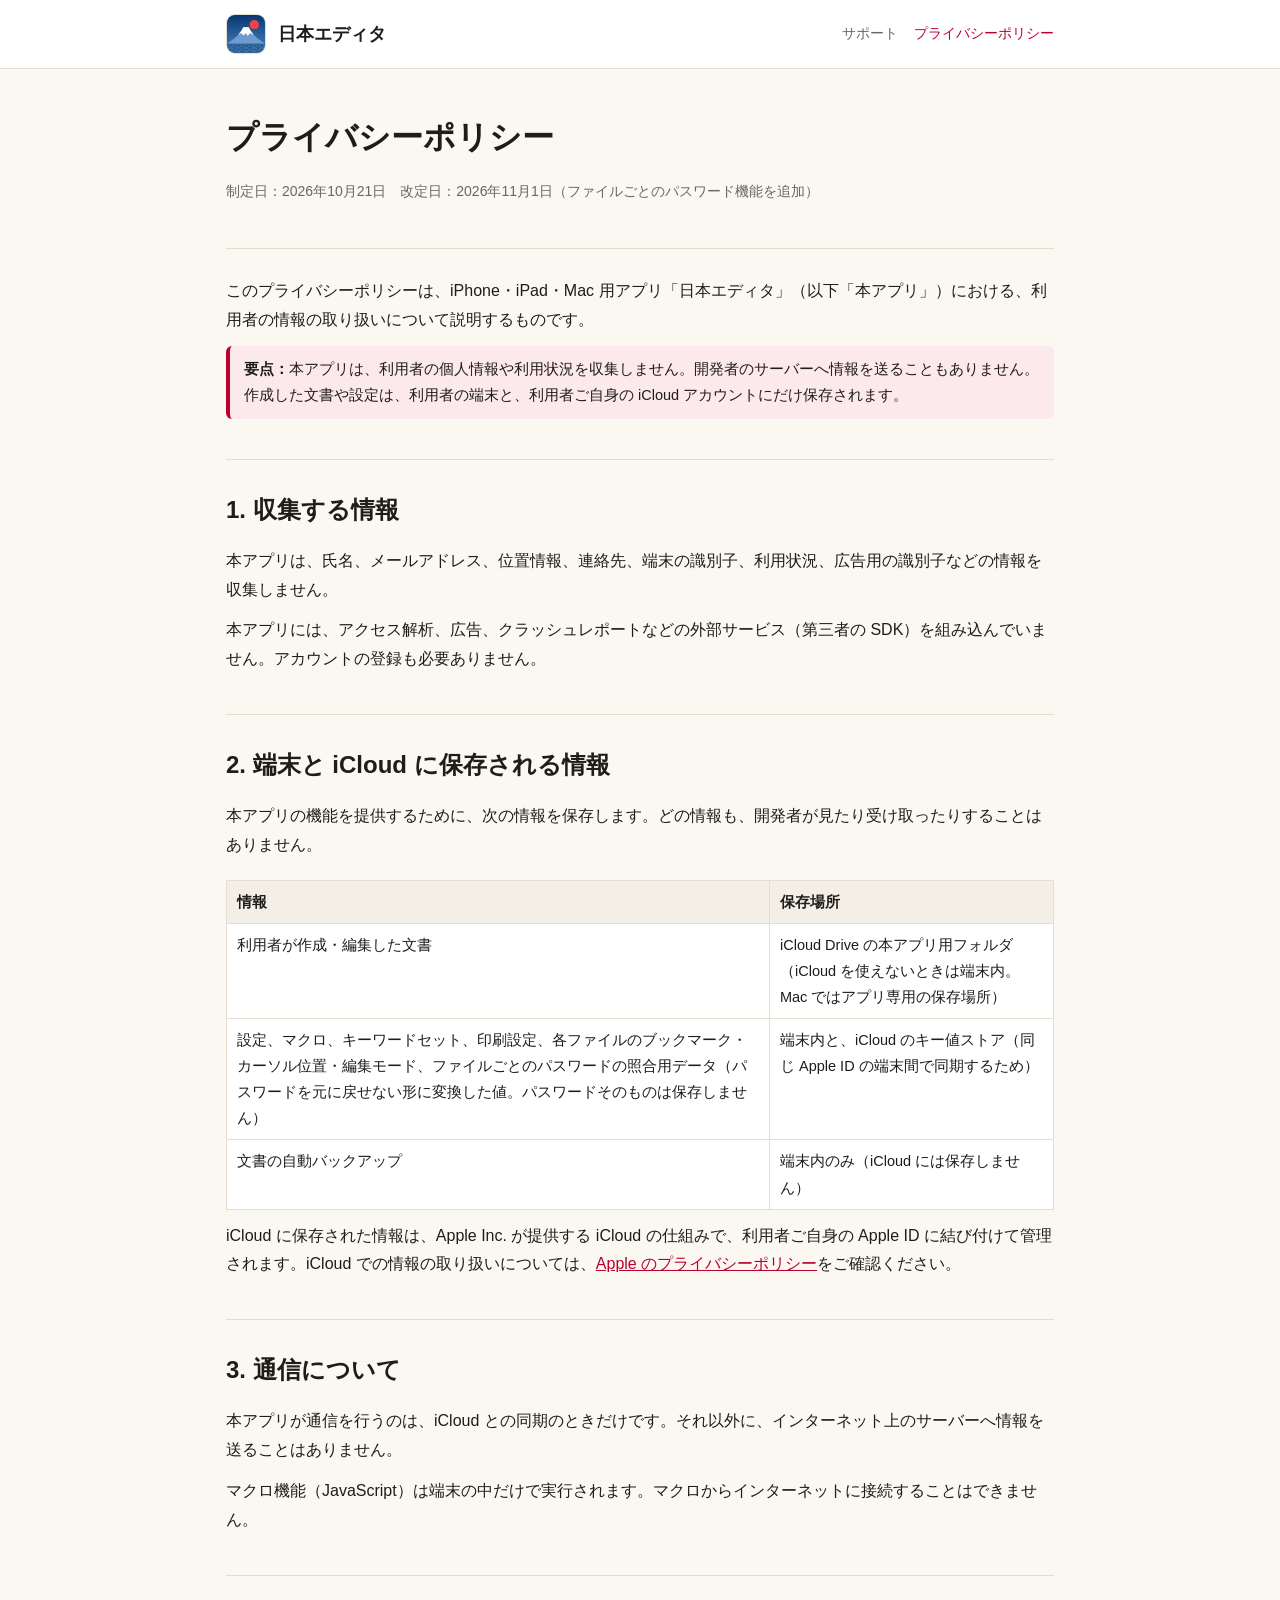
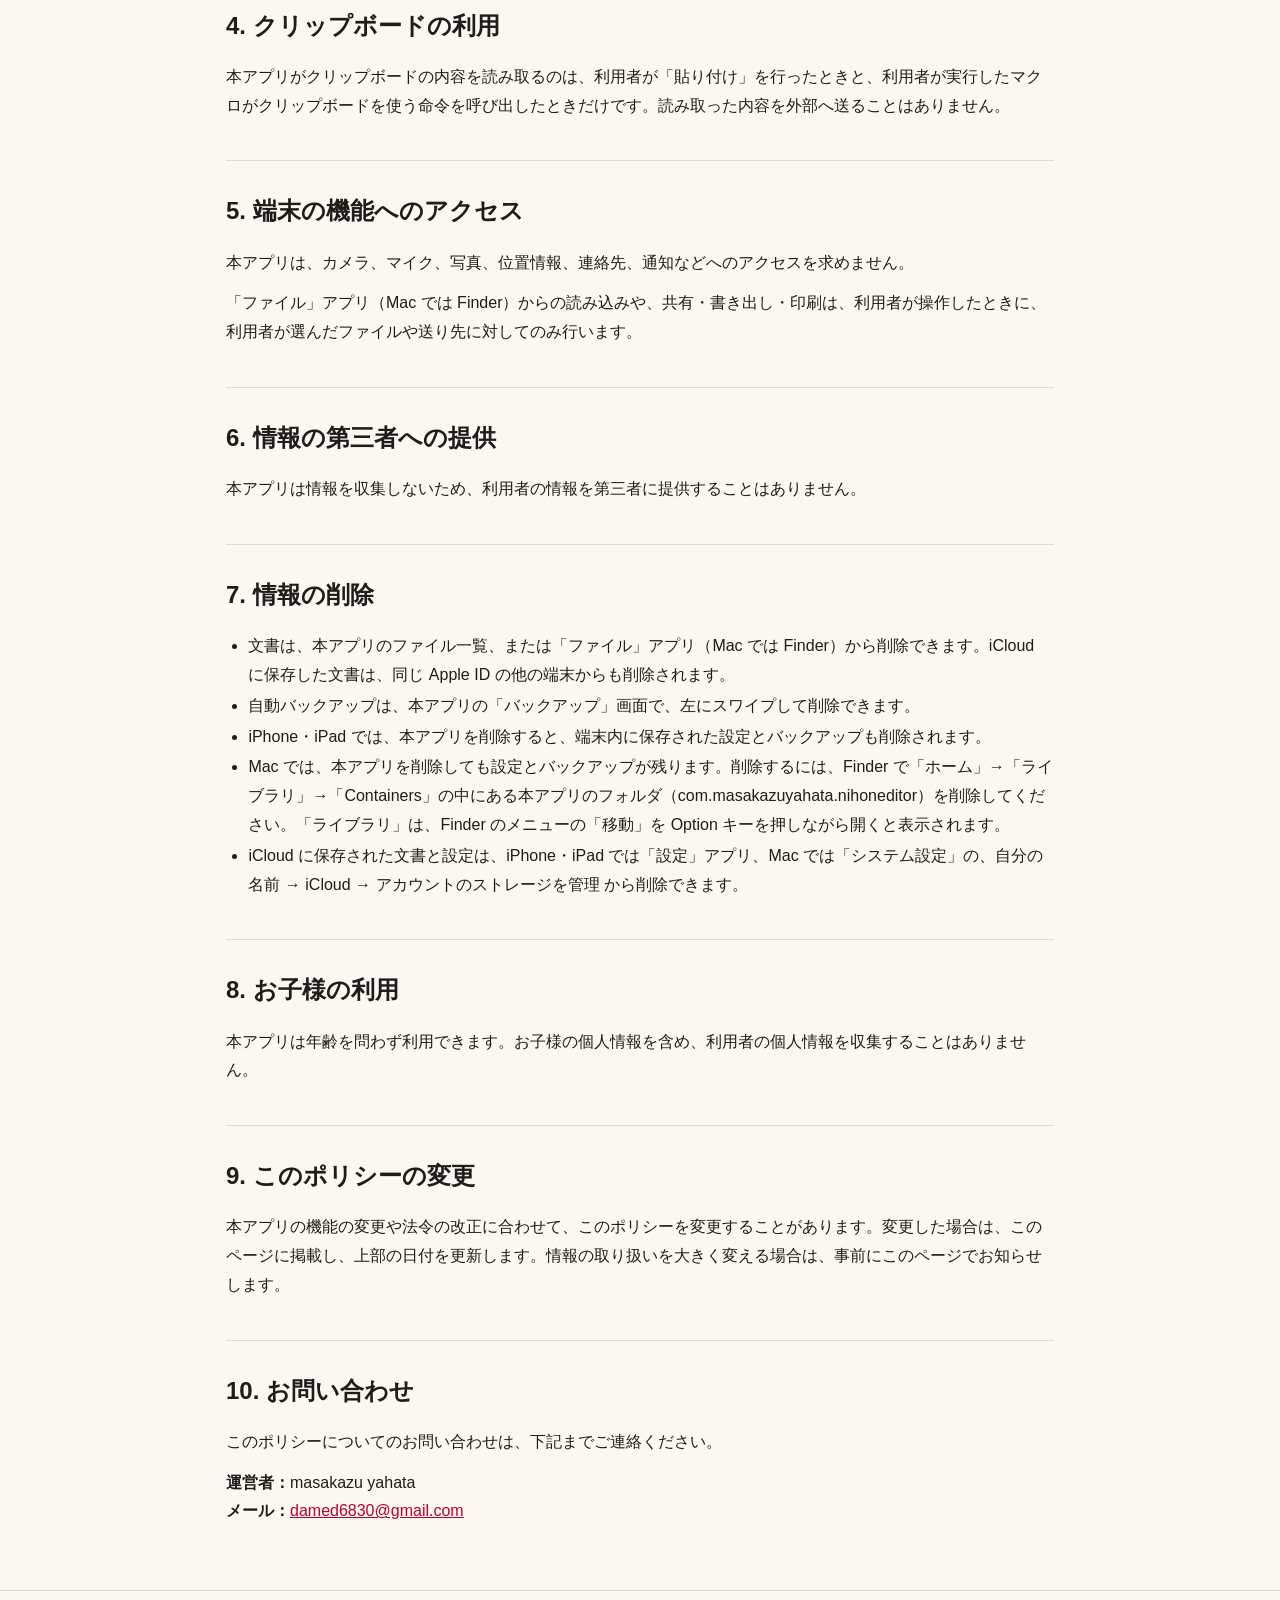
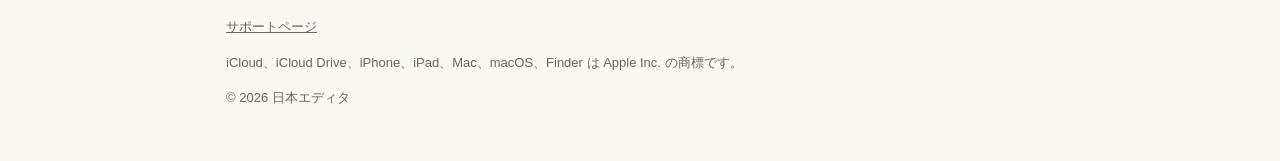
<file: privacy.html>
<!doctype html>
<html lang="ja">
<head>
<meta charset="utf-8">
<meta name="viewport" content="width=device-width, initial-scale=1">
<title>日本エディタ プライバシーポリシー</title>
<meta name="description" content="iPhone・iPad・Mac 用テキストエディタ「日本エディタ」のプライバシーポリシーです。">
<link rel="icon" type="image/png" href="icon.png?v=2">
<link rel="apple-touch-icon" href="icon.png?v=2">
<link rel="stylesheet" href="style.css">
</head>
<body>

<header class="site">
  <div class="wrap">
    <img src="icon.png" alt="">
    <span class="name">日本エディタ</span>
    <nav>
      <a href="index.html">サポート</a>
      <a href="privacy.html" aria-current="page">プライバシーポリシー</a>
    </nav>
  </div>
</header>

<div class="wrap">
  <div class="hero">
    <h1>プライバシーポリシー</h1>
    <p class="req">制定日：2026年10月21日　改定日：2026年11月1日（ファイルごとのパスワード機能を追加）</p>
  </div>

<main>
<section>
  <p>このプライバシーポリシーは、iPhone・iPad・Mac 用アプリ「日本エディタ」（以下「本アプリ」）における、利用者の情報の取り扱いについて説明するものです。</p>
  <div class="note"><strong>要点：</strong>本アプリは、利用者の個人情報や利用状況を収集しません。開発者のサーバーへ情報を送ることもありません。作成した文書や設定は、利用者の端末と、利用者ご自身の iCloud アカウントにだけ保存されます。</div>
</section>

<section>
  <h2>1. 収集する情報</h2>
  <p>本アプリは、氏名、メールアドレス、位置情報、連絡先、端末の識別子、利用状況、広告用の識別子などの情報を収集しません。</p>
  <p>本アプリには、アクセス解析、広告、クラッシュレポートなどの外部サービス（第三者の SDK）を組み込んでいません。アカウントの登録も必要ありません。</p>
</section>

<section>
  <h2>2. 端末と iCloud に保存される情報</h2>
  <p>本アプリの機能を提供するために、次の情報を保存します。どの情報も、開発者が見たり受け取ったりすることはありません。</p>
  <div class="table-scroll">
  <table>
    <thead><tr><th>情報</th><th>保存場所</th></tr></thead>
    <tbody>
      <tr>
        <td>利用者が作成・編集した文書</td>
        <td>iCloud Drive の本アプリ用フォルダ（iCloud を使えないときは端末内。Mac ではアプリ専用の保存場所）</td>
      </tr>
      <tr>
        <td>設定、マクロ、キーワードセット、印刷設定、各ファイルのブックマーク・カーソル位置・編集モード、ファイルごとのパスワードの照合用データ（パスワードを元に戻せない形に変換した値。パスワードそのものは保存しません）</td>
        <td>端末内と、iCloud のキー値ストア（同じ Apple ID の端末間で同期するため）</td>
      </tr>
      <tr>
        <td>文書の自動バックアップ</td>
        <td>端末内のみ（iCloud には保存しません）</td>
      </tr>
    </tbody>
  </table>
  </div>
  <p>iCloud に保存された情報は、Apple Inc. が提供する iCloud の仕組みで、利用者ご自身の Apple ID に結び付けて管理されます。iCloud での情報の取り扱いについては、<a href="https://www.apple.com/jp/legal/privacy/" target="_blank" rel="noopener">Apple のプライバシーポリシー</a>をご確認ください。</p>
</section>

<section>
  <h2>3. 通信について</h2>
  <p>本アプリが通信を行うのは、iCloud との同期のときだけです。それ以外に、インターネット上のサーバーへ情報を送ることはありません。</p>
  <p>マクロ機能（JavaScript）は端末の中だけで実行されます。マクロからインターネットに接続することはできません。</p>
</section>

<section>
  <h2>4. クリップボードの利用</h2>
  <p>本アプリがクリップボードの内容を読み取るのは、利用者が「貼り付け」を行ったときと、利用者が実行したマクロがクリップボードを使う命令を呼び出したときだけです。読み取った内容を外部へ送ることはありません。</p>
</section>

<section>
  <h2>5. 端末の機能へのアクセス</h2>
  <p>本アプリは、カメラ、マイク、写真、位置情報、連絡先、通知などへのアクセスを求めません。</p>
  <p>「ファイル」アプリ（Mac では Finder）からの読み込みや、共有・書き出し・印刷は、利用者が操作したときに、利用者が選んだファイルや送り先に対してのみ行います。</p>
</section>

<section>
  <h2>6. 情報の第三者への提供</h2>
  <p>本アプリは情報を収集しないため、利用者の情報を第三者に提供することはありません。</p>
</section>

<section>
  <h2>7. 情報の削除</h2>
  <ul>
    <li>文書は、本アプリのファイル一覧、または「ファイル」アプリ（Mac では Finder）から削除できます。iCloud に保存した文書は、同じ Apple ID の他の端末からも削除されます。</li>
    <li>自動バックアップは、本アプリの「バックアップ」画面で、左にスワイプして削除できます。</li>
    <li>iPhone・iPad では、本アプリを削除すると、端末内に保存された設定とバックアップも削除されます。</li>
    <li>Mac では、本アプリを削除しても設定とバックアップが残ります。削除するには、Finder で「ホーム」→「ライブラリ」→「Containers」の中にある本アプリのフォルダ（com.masakazuyahata.nihoneditor）を削除してください。「ライブラリ」は、Finder のメニューの「移動」を Option キーを押しながら開くと表示されます。</li>
    <li>iCloud に保存された文書と設定は、iPhone・iPad では「設定」アプリ、Mac では「システム設定」の、自分の名前 → iCloud → アカウントのストレージを管理 から削除できます。</li>
  </ul>
</section>

<section>
  <h2>8. お子様の利用</h2>
  <p>本アプリは年齢を問わず利用できます。お子様の個人情報を含め、利用者の個人情報を収集することはありません。</p>
</section>

<section>
  <h2>9. このポリシーの変更</h2>
  <p>本アプリの機能の変更や法令の改正に合わせて、このポリシーを変更することがあります。変更した場合は、このページに掲載し、上部の日付を更新します。情報の取り扱いを大きく変える場合は、事前にこのページでお知らせします。</p>
</section>

<section>
  <h2>10. お問い合わせ</h2>
  <p>このポリシーについてのお問い合わせは、下記までご連絡ください。</p>
  <p><strong>運営者：</strong>masakazu yahata<br>
     <strong>メール：</strong><a href="mailto:damed6830@gmail.com">damed6830@gmail.com</a></p>
</section>
</main>
</div>

<footer class="site">
  <div class="wrap">
    <p><a href="index.html">サポートページ</a></p>
    <p>iCloud、iCloud Drive、iPhone、iPad、Mac、macOS、Finder は Apple Inc. の商標です。</p>
    <p>&copy; 2026 日本エディタ</p>
  </div>
</footer>

</body>
</html>
</file>
<file: style.css>
:root {
  --bg: #fbf8f2;
  --surface: #ffffff;
  --text: #1f1d1a;
  --muted: #6b665e;
  --line: #e4ddd0;
  --accent: #bc002d;
  --accent-soft: #fbe9ed;
  --code-bg: #f3efe7;
}
@media (prefers-color-scheme: dark) {
  :root {
    --bg: #161514;
    --surface: #201f1d;
    --text: #ece8e1;
    --muted: #a39d93;
    --line: #34312d;
    --accent: #ff5c78;
    --accent-soft: #3a1f25;
    --code-bg: #2a2825;
  }
}

* { box-sizing: border-box; }

body {
  margin: 0;
  background: var(--bg);
  color: var(--text);
  font-family: -apple-system, BlinkMacSystemFont, "Hiragino Sans", "Hiragino Kaku Gothic ProN", "Noto Sans JP", "Yu Gothic", Meiryo, sans-serif;
  font-size: 16px;
  line-height: 1.8;
  -webkit-text-size-adjust: 100%;
}

a { color: var(--accent); }

.wrap { max-width: 860px; margin: 0 auto; padding: 0 16px; }

header.site {
  border-bottom: 1px solid var(--line);
  background: var(--surface);
}
header.site .wrap {
  display: flex; align-items: center; gap: 12px;
  padding-top: 14px; padding-bottom: 14px;
}
header.site img { width: 40px; height: 40px; border-radius: 9px; border: 1px solid var(--line); }
header.site .name { font-weight: 700; font-size: 18px; white-space: nowrap; }
header.site nav { margin-left: auto; display: flex; gap: 16px; font-size: 14px; }
header.site nav a { color: var(--muted); text-decoration: none; white-space: nowrap; }
header.site nav a:hover, header.site nav a[aria-current="page"] { color: var(--accent); }

.hero { padding: 48px 0 32px; }
.hero .app { display: flex; align-items: center; gap: 20px; }
.hero img { width: 96px; height: 96px; border-radius: 22px; border: 1px solid var(--line); flex: none; }
.hero h1 { margin: 0; font-size: 32px; line-height: 1.3; }
.hero p.lead { margin: 6px 0 0; color: var(--muted); }
.req { margin-top: 20px; font-size: 14px; color: var(--muted); }

main section { padding: 28px 0; border-top: 1px solid var(--line); }
h2 { font-size: 24px; margin: 0 0 16px; }
h3 { font-size: 18px; margin: 28px 0 8px; }
h2 + h3 { margin-top: 8px; }
p { margin: 0 0 12px; }
ul, ol { padding-left: 1.4em; margin: 0 0 12px; }
li { margin: 2px 0; }

.toc { display: flex; flex-wrap: wrap; gap: 8px; margin: 0 0 8px; padding: 0; list-style: none; }
.toc a {
  display: inline-block; padding: 4px 12px; border: 1px solid var(--line); border-radius: 999px;
  background: var(--surface); text-decoration: none; color: var(--text); font-size: 14px;
}
.toc a:hover { border-color: var(--accent); color: var(--accent); }

.grid { display: grid; grid-template-columns: repeat(auto-fit, minmax(240px, 1fr)); gap: 14px; }
.card {
  background: var(--surface); border: 1px solid var(--line); border-radius: 12px; padding: 16px 18px;
}
.card h3 { margin: 0 0 6px; font-size: 16px; }
.card ul { margin: 0; font-size: 14.5px; }

table { width: 100%; border-collapse: collapse; font-size: 14.5px; margin: 8px 0 12px; background: var(--surface); }
th, td { border: 1px solid var(--line); padding: 8px 10px; text-align: left; vertical-align: top; }
th { background: var(--code-bg); font-weight: 600; }
.table-scroll { overflow-x: auto; }

code, kbd {
  font-family: ui-monospace, SFMono-Regular, Menlo, Consolas, monospace;
  font-size: 0.9em; background: var(--code-bg); border-radius: 4px; padding: 1px 5px;
}
kbd { border: 1px solid var(--line); white-space: nowrap; }
pre {
  background: var(--code-bg); border-radius: 10px; padding: 14px 16px; overflow-x: auto;
  font-size: 14px; line-height: 1.6; margin: 0 0 12px;
}
pre code { background: none; padding: 0; }

details {
  background: var(--surface); border: 1px solid var(--line); border-radius: 10px;
  padding: 12px 16px; margin-bottom: 10px;
}
details summary { cursor: pointer; font-weight: 600; }
details[open] summary { margin-bottom: 8px; }

.note {
  background: var(--accent-soft); border-left: 4px solid var(--accent); border-radius: 6px;
  padding: 10px 14px; font-size: 14.5px; margin: 8px 0 12px;
}

footer.site {
  border-top: 1px solid var(--line); margin-top: 24px; padding: 24px 0 40px;
  color: var(--muted); font-size: 13px;
}
footer.site a { color: var(--muted); }

@media (max-width: 560px) {
  .hero h1 { font-size: 26px; }
  .hero img { width: 72px; height: 72px; border-radius: 16px; }
  header.site .wrap { gap: 8px; }
  header.site img { width: 32px; height: 32px; border-radius: 7px; }
  header.site .name { font-size: 16px; }
  header.site nav { gap: 10px; font-size: 12.5px; }
}
</file>
